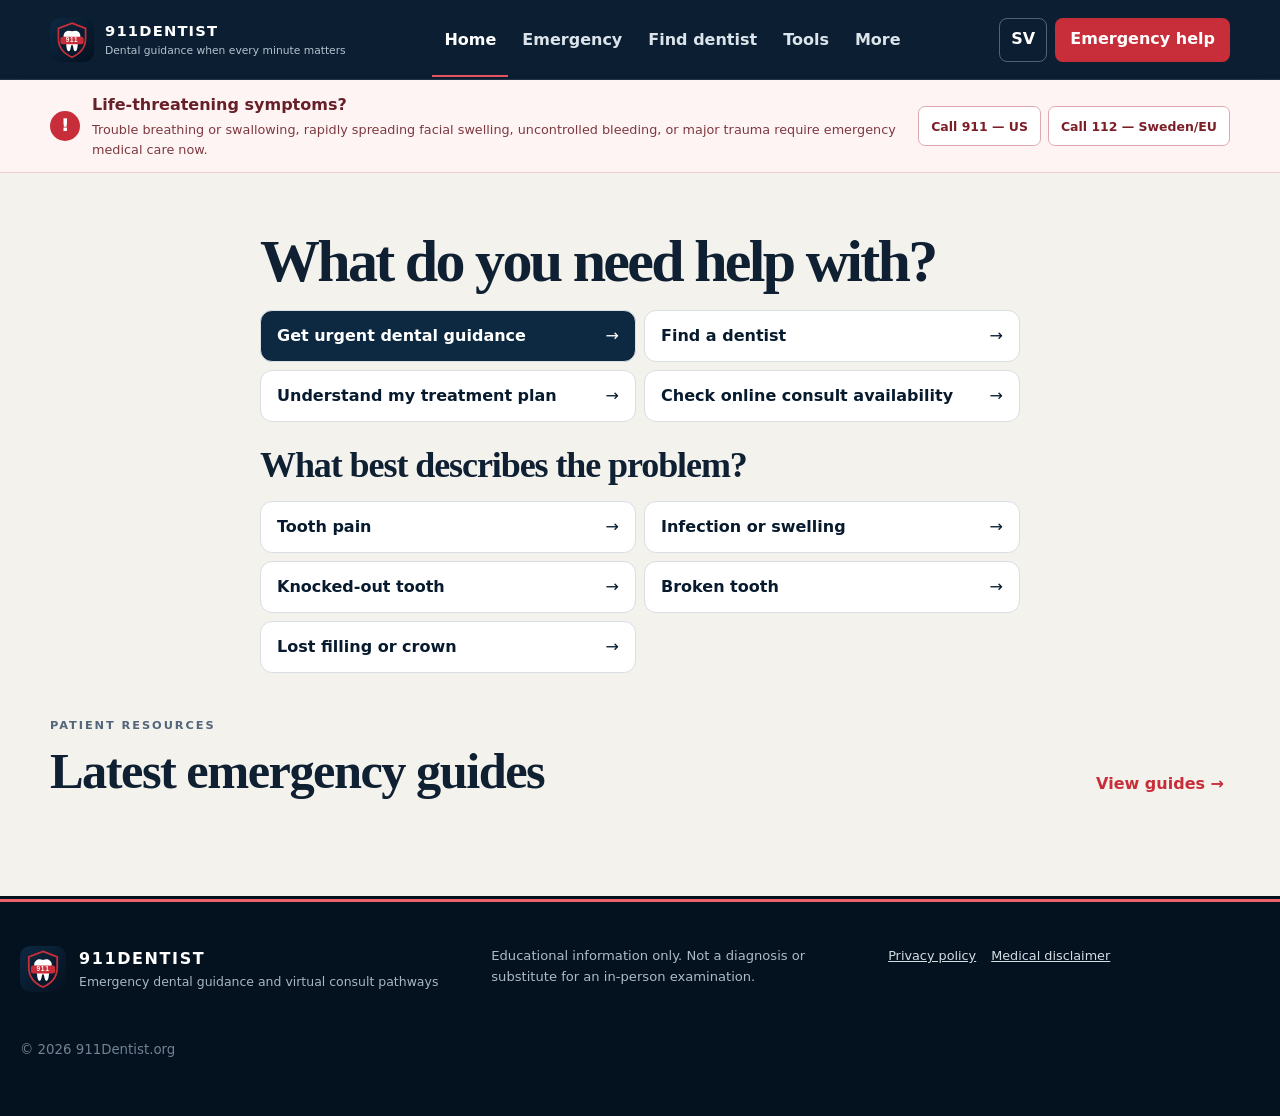
<file: index.html>
<!doctype html>
<html lang="en" dir="ltr">
<head>
  <meta charset="UTF-8">
  <meta name="viewport" content="width=device-width, initial-scale=1, viewport-fit=cover">
  <meta name="theme-color" content="#071a2e">
  <meta name="description" content="Installable access to 911Dentist emergency dental guidance, virtual consults, second opinions, and patient resources.">
  <meta name="robots" content="noindex,follow">
  <meta name="referrer" content="strict-origin-when-cross-origin">
  <meta http-equiv="Content-Security-Policy" content="default-src 'self'; img-src 'self' https://911dentist.org data:; style-src 'self'; script-src 'self'; connect-src 'self' https://911dentist.org; font-src 'self'; object-src 'none'; base-uri 'self'; form-action 'none'; upgrade-insecure-requests">
  <meta property="og:title" content="911Dentist — Emergency Dental Guidance">
  <meta property="og:description" content="Know what to do next when dental pain cannot wait.">
  <meta property="og:type" content="website">
  <link rel="canonical" href="https://911dentist.org/">
  <link rel="manifest" href="manifest.webmanifest">
  <link rel="icon" href="icons/icon.svg" type="image/svg+xml">
  <link rel="apple-touch-icon" sizes="180x180" href="icons/apple-touch-icon.png">
  <link rel="stylesheet" href="styles.css?v=8">
  <title>911Dentist — Emergency Dental Guidance</title>
</head>
<body>
  <a class="skip-link" href="#main" data-i18n="skip">Skip to content</a>

  <header class="site-header">
    <button class="brand" data-view="home" aria-label="911Dentist home">
      <img src="icons/icon.svg" alt="" width="44" height="44">
      <span><b>911DENTIST</b><small data-i18n="brandLine">Dental guidance when every minute matters</small></span>
    </button>
    <nav class="desktop-nav" aria-label="Primary navigation"></nav>
    <div class="header-actions">
      <button id="languageToggle" class="language-toggle" aria-label="Byt språk till svenska">SV</button>
      <button class="header-help" data-view="emergency" data-i18n="helpNow">Emergency help</button>
    </div>
  </header>

  <main id="main" tabindex="-1">
    <section id="home" class="view active" aria-labelledby="homeTitle">
      <aside class="critical-banner" aria-labelledby="criticalTitle">
        <div class="section-wrap critical-inner">
          <span class="critical-mark" aria-hidden="true">!</span>
          <div>
            <b id="criticalTitle" data-i18n="criticalTitle">Life-threatening symptoms?</b>
            <p data-i18n="criticalCopy">Trouble breathing or swallowing, rapidly spreading facial swelling, uncontrolled bleeding, or major trauma require emergency medical care now.</p>
          </div>
          <div class="emergency-numbers">
            <a href="tel:911" data-i18n="call911">Call 911 — US</a>
            <a href="tel:112" data-i18n="call112">Call 112 — Sweden/EU</a>
          </div>
        </div>
      </aside>

      <div class="section-wrap home-tasks">
        <h1 id="homeTitle" data-i18n="heroTitle">What do you need help with?</h1>
        <div class="task-list">
          <button data-view="emergency"><b data-i18n="urgentTask">Get urgent dental guidance</b><span aria-hidden="true">→</span></button>
          <button data-view="find"><b data-i18n="findDentist">Find a dentist</b><span aria-hidden="true">→</span></button>
          <button data-view="tools"><b data-i18n="planTask">Understand my treatment plan</b><span aria-hidden="true">→</span></button>
          <button data-view="consult"><b data-i18n="consultOptions">Check online consult availability</b><span aria-hidden="true">→</span></button>
        </div>
        <h2 data-i18n="decisionTitle">What best describes the problem?</h2>
        <div class="task-list">
          <a href="https://911dentist.org/tooth-pain/"><b data-i18n="toothPain">Tooth pain</b><span aria-hidden="true">→</span></a>
          <a href="https://911dentist.org/tooth-infection/"><b data-i18n="infectionSwelling">Infection or swelling</b><span aria-hidden="true">→</span></a>
          <a href="https://911dentist.org/knocked-out-tooth/"><b data-i18n="knockedOut">Knocked-out tooth</b><span aria-hidden="true">→</span></a>
          <a href="https://911dentist.org/broken-tooth/"><b data-i18n="brokenOnly">Broken tooth</b><span aria-hidden="true">→</span></a>
          <a href="https://911dentist.org/lost-filling-or-crown/"><b data-i18n="lostFilling">Lost filling or crown</b><span aria-hidden="true">→</span></a>
        </div>
      </div>

      <section class="section-wrap guide-preview" aria-labelledby="latestTitle">
        <div class="section-heading">
          <div><p class="eyebrow" data-i18n="patientResources">PATIENT RESOURCES</p><h2 id="latestTitle" data-i18n="latestGuides">Latest emergency guides</h2></div>
          <button class="text-button" data-view="guides"><span data-i18n="viewGuides">View guides</span> →</button>
        </div>
        <div id="featuredGuides" class="guide-grid" aria-live="polite"></div>
      </section>
    </section>

    <section id="emergency" class="view section-wrap page-view" aria-labelledby="emergencyTitle">
      <p class="eyebrow red" data-i18n="safetyFirst">SAFETY FIRST</p>
      <h1 id="emergencyTitle" data-i18n="emergencyTitle">Is this a dental emergency?</h1>
      <p class="lead narrow" data-i18n="emergencyIntro">Use these general warning signs to choose your next step. This information does not diagnose your condition.</p>

      <div class="danger-card">
        <span class="critical-mark large" aria-hidden="true">!</span>
        <div><h2 data-i18n="getMedicalHelp">Get emergency medical help now</h2><p data-i18n="getMedicalHelpCopy">Call emergency services or go to the nearest emergency department for breathing or swallowing difficulty, facial swelling affecting the airway, uncontrolled bleeding, major facial trauma, or symptoms that feel life-threatening.</p></div>
        <div class="emergency-numbers vertical"><a href="tel:911" data-i18n="call911">Call 911 — US</a><a href="tel:112" data-i18n="call112">Call 112 — Sweden/EU</a></div>
      </div>

      <div class="section-heading page-heading"><div><p class="eyebrow" data-i18n="dentalNextStep">DENTAL NEXT STEP</p><h2 data-i18n="chooseSituation">Choose the closest situation</h2></div></div>
      <div class="condition-grid">
        <a href="https://911dentist.org/tooth-pain/" target="_blank" rel="noopener"><h3 data-i18n="toothPain">Tooth pain</h3><p data-i18n="toothPainCopy">Severe, persistent, throbbing, or night pain.</p><b><span data-i18n="readGuide">Read guide</span> →</b></a>
        <a href="https://911dentist.org/tooth-infection/" target="_blank" rel="noopener"><h3 data-i18n="infectionSwelling">Infection or swelling</h3><p data-i18n="infectionSwellingCopy">Swelling, drainage, fever, bad taste, or worsening pain.</p><b><span data-i18n="readGuide">Read guide</span> →</b></a>
        <a href="https://911dentist.org/broken-tooth/" target="_blank" rel="noopener"><h3 data-i18n="brokenTrauma">Broken tooth or trauma</h3><p data-i18n="brokenTraumaCopy">Cracks and fractures.</p><b><span data-i18n="readGuide">Read guide</span> →</b></a>
        <a href="https://911dentist.org/lost-filling-or-crown/" target="_blank" rel="noopener"><h3 data-i18n="lostFilling">Lost filling or crown</h3><p data-i18n="lostFillingCopy">A missing restoration, sensitivity, or sharp edge.</p><b><span data-i18n="readGuide">Read guide</span> →</b></a>
        <a href="https://911dentist.org/knocked-out-tooth/"><h3 data-i18n="knockedOut">Knocked-out tooth</h3><b data-i18n="readGuide">Read guide</b></a>
      </div>

      <section class="temporary-steps" aria-labelledby="temporaryTitle">
        <div><p class="eyebrow light" data-i18n="untilCare">UNTIL YOU RECEIVE CARE</p><h2 id="temporaryTitle" data-i18n="temporaryTitle">General temporary steps</h2></div>
        <ol>
          <li><span>1</span><p data-i18n="stepRinse">Rinse gently with warm water.</p></li>
          <li><span>2</span><p data-i18n="stepChew">Avoid chewing on the affected side.</p></li>
          <li><span>3</span><p data-i18n="stepCold">Use a cold compress on the outside of the face for swelling.</p></li>
          <li><span>4</span><p data-i18n="stepAspirin">Do not place aspirin directly on the tooth or gums.</p></li>
        </ol>
        <p class="safety-note" data-i18n="temporaryDisclaimer">These are temporary educational measures, not treatment. Do not delay urgent professional care.</p>
      </section>

      <div class="center-actions">
        <button class="button primary" data-view="find" data-i18n="findDentist">Find a dentist</button>
        <button class="button secondary" data-view="guides" data-i18n="viewGuides">View guides</button>
        <button class="button secondary" data-view="consult" data-i18n="consultOptions">Check online consult availability</button>
      </div>
    </section>

    <section id="consult" class="view section-wrap page-view" aria-labelledby="consultTitle">
      <p class="eyebrow red" data-i18n="professionalGuidance">PROFESSIONAL GUIDANCE</p>
      <h1 id="consultTitle" data-i18n="consultTitle">Check online consult availability</h1>
      <p class="lead narrow" data-i18n="consultIntro">Enter your U.S. ZIP code on 911Dentist.org to check whether a dentist licensed in your state is available.</p>

      <div class="pricing-grid service-grid">
        <article class="price-card">
          <h2 data-i18n="simpleConsult">Dentist Video Review</h2>
          <p class="price">$69 <small data-i18n="oneTime">one-time</small></p>
          <p data-i18n="simpleIntro">Get a recorded review from a dentist for a non-urgent question.</p>
          <a class="button secondary full" href="https://911dentist.org/secure-your-consultation/#vd-simple-consult" data-i18n="viewSimple">Check recorded review availability</a>
        </article>
        <article class="price-card">
          <h2 data-i18n="liveConsult">Live Video Consult</h2>
          <p class="price">$149 <small data-i18n="oneTime">one-time</small></p>
          <p data-i18n="liveIntro">Speak with a dentist in a live video appointment.</p>
          <a class="button primary full" href="https://911dentist.org/secure-your-consultation/#vd-video-consult" data-i18n="viewLive">Check live consult availability</a>
        </article>
        <article class="price-card">
          <h2 data-i18n="xraySecondOpinion">X-ray Second Opinion</h2>
          <p class="price">$29 <small data-i18n="oneTime">one-time</small></p>
          <p data-i18n="xraySecondIntro">Ask a dentist to review your dental X-ray and your first dentist’s diagnosis or treatment plan.</p>
          <a class="button secondary full" href="https://911dentist.org/secure-your-consultation/#vd-priority-second-opinion" data-i18n="viewXraySecond">Check second-opinion availability</a>
        </article>
      </div>
      <p class="handoff-note" data-i18n="secureHandoffCopy">Eligibility, intake, and payment are handled on 911Dentist.org.</p>
    </section>

    <section id="find" class="view section-wrap page-view" aria-labelledby="findTitle">
      <h1 id="findTitle" data-i18n="findDentist">Find a dentist</h1>
      <p class="lead" data-i18n="directoryCopy">Search by ZIP code. The directory includes listings in California, Colorado, Arizona, and Texas. Call the practice to confirm availability.</p>
      <div class="button-row">
        <a class="button primary" href="https://911dentist.org/los-angeles-dentist-directory/" data-i18n="openDirectory">Search the dentist directory</a>
        <a class="button secondary" href="https://911dentist.org/how-to-find-a-dentist-in-your-area/" data-i18n="noListing">What if there is no listing?</a>
      </div>
    </section>

    <section id="tools" class="view section-wrap page-view" aria-labelledby="toolsTitle">
      <h1 id="toolsTitle" data-i18n="freeTools">Free dental tools</h1>
      <p class="lead" data-i18n="toolsCopy">These tools open in English on 911Dentist.org. Cost estimates are for the U.S.</p>
      <div class="task-list">
          <a href="https://911dentist.org/dental-treatment-plan-decoder/"><b data-i18n="planDecoder">Decode a treatment plan</b><span aria-hidden="true">→</span></a>
          <a href="https://911dentist.org/dental-xray-decoder/"><b data-i18n="xrayTool">Understand your X-ray type</b><span aria-hidden="true">→</span></a>
          <a href="https://911dentist.org/dental-cost-estimator/"><b data-i18n="costTool">Estimate dental costs</b><span aria-hidden="true">→</span></a>
          <a href="https://911dentist.org/dental-cost-estimator/#insurance"><b data-i18n="insuranceTool">Estimate costs with insurance</b><span aria-hidden="true">→</span></a>
          <a href="https://911dentist.org/dental-second-opinion/"><b data-i18n="secondGuide">Read the second-opinion guide</b><span aria-hidden="true">→</span></a>
        </div>
      <div class="button-row">
        <a class="button secondary" href="#consult" data-view="consult" data-i18n="exploreXraySecond">See the paid X-ray second opinion</a>
      </div>
    </section>

    <section id="guides" class="view section-wrap page-view" aria-labelledby="guidesTitle">
      <p class="eyebrow red" data-i18n="learnPrepare">LEARN & PREPARE</p>
      <h1 id="guidesTitle" data-i18n="guidesTitle">Dental emergency guides</h1>
      <p class="lead narrow" data-i18n="guidesIntro">Search recent public articles from 911Dentist.org. Articles currently open in English; the app navigation and safety information are available in English and Swedish.</p>
      <div class="button-row"><a class="button secondary" href="https://911dentist.org/blog/" data-i18n="visitBlog">Browse all guides in English</a></div>
      <label id="guideSearchRow" class="search"><span class="sr-only" data-i18n="searchGuides">Search recent guides</span><input id="guideSearch" type="search" placeholder="Search recent guides" data-i18n-placeholder="searchGuides" autocomplete="off"><span aria-hidden="true"></span></label>
      <div id="guideGrid" class="guide-grid full-grid" aria-live="polite"></div>
      <p id="guideNotice" class="notice" role="status" hidden data-i18n="guidesUnavailable">Recent guides are temporarily unavailable here.</p>
    </section>

    <section id="more" class="view section-wrap page-view" aria-labelledby="moreTitle">
      <p class="eyebrow red" data-i18n="accountInfo">ACCOUNT & INFORMATION</p>
      <h1 id="moreTitle">911Dentist</h1>
      <div class="about-card"><img src="icons/icon.svg" alt="" width="72" height="72"><div><h2 data-i18n="aboutTitle">Clearer decisions in the first moments of a dental emergency.</h2><p data-i18n="aboutCopy">911Dentist provides safety-first educational guidance and optional pathways to virtual consultation and dental second opinions.</p></div></div>

      <button id="installButton" class="install-card"><span class="install-arrow" aria-hidden="true">↓</span><span><b data-i18n="install">Install 911Dentist</b><small data-i18n="installCopy">Add the app to your phone home screen</small></span><span aria-hidden="true">→</span></button>
      <p id="iosInstall" class="help install-help" hidden data-i18n="iosInstall">On iPhone: tap Share, then Add to Home Screen.</p>

      <div class="link-group">
        <h2 data-i18n="patientAccount">Patient account</h2>
        <div class="link-list">
          <a href="https://911dentist.org/patient-registration/" target="_blank" rel="noopener"><span aria-hidden="true">+</span><b data-i18n="createAccount">Create patient account</b><span aria-hidden="true">→</span></a>
          <a href="https://911dentist.org/login/" target="_blank" rel="noopener"><span aria-hidden="true">•</span><b data-i18n="login">Log in</b><span aria-hidden="true">→</span></a>
        </div>
      </div>

      <div class="link-group">
        <h2 data-i18n="moreInformation">More information</h2>
        <div class="link-list">
          <a href="https://911dentist.org/get-the-dental-emergency-survival-guide/" target="_blank" rel="noopener"><span aria-hidden="true">01</span><b data-i18n="freeGuide">Free Dental Emergency Survival Guide</b><span aria-hidden="true">→</span></a>
          <a href="https://911dentist.org/for-dentists/" target="_blank" rel="noopener"><span aria-hidden="true">02</span><b data-i18n="forDentists">For dentists</b><span aria-hidden="true">→</span></a>
          <a href="https://911dentist.org/about/" target="_blank" rel="noopener"><span aria-hidden="true">03</span><b data-i18n="aboutUs">About 911Dentist</b><span aria-hidden="true">→</span></a>
          <a href="https://911dentist.org/contact/" target="_blank" rel="noopener"><span aria-hidden="true">04</span><b data-i18n="contact">Contact</b><span aria-hidden="true">→</span></a>
          <a href="https://911dentist.org/privacy-policy/" target="_blank" rel="noopener"><span aria-hidden="true">05</span><b data-i18n="privacy">Privacy policy</b><span aria-hidden="true">→</span></a>
          <a href="https://911dentist.org/terms-of-service/" target="_blank" rel="noopener"><span aria-hidden="true">06</span><b data-i18n="terms">Terms of service</b><span aria-hidden="true">→</span></a>
          <a href="https://911dentist.org/medical-educational-disclaimer/" target="_blank" rel="noopener"><span aria-hidden="true">07</span><b data-i18n="disclaimer">Medical disclaimer</b><span aria-hidden="true">→</span></a>
        </div>
      </div>
      <p class="version">911Dentist App · Version 1.0</p>
    </section>
  </main>

  <footer class="site-footer">
    <div class="footer-brand"><img src="icons/icon.svg" alt="" width="46" height="46"><div><b>911DENTIST</b><span data-i18n="footerLine">Emergency dental guidance and virtual consult pathways</span></div></div>
    <p data-i18n="footerDisclaimer">Educational information only. Not a diagnosis or substitute for an in-person examination.</p>
    <div><a href="https://911dentist.org/privacy-policy/" target="_blank" rel="noopener" data-i18n="privacy">Privacy policy</a><a href="https://911dentist.org/medical-educational-disclaimer/" target="_blank" rel="noopener" data-i18n="disclaimer">Medical disclaimer</a></div>
    <small>© 2026 911Dentist.org</small>
  </footer>

  <nav class="mobile-nav" aria-label="Mobile navigation"></nav>
  <div id="toast" class="toast" role="status" aria-live="polite"></div>
  <script src="app.js?v=7" defer></script>
</body>
</html>
</file>
<file: styles.css>
:root{--navy:#071a2e;--navy-2:#0d2942;--navy-3:#123a59;--red:#c82e3a;--red-dark:#9e1f2a;--teal:#167b78;--paper:#f4f2ed;--white:#fff;--ink:#102033;--muted:#5d6c7c;--line:#d8dee3;--soft:#e9eef0;--radius:18px;--shadow:0 20px 60px rgba(7,26,46,.13)}
*{box-sizing:border-box}html{scroll-behavior:smooth}body{margin:0;background:var(--paper);color:var(--ink);font-family:Inter,ui-sans-serif,system-ui,-apple-system,"Segoe UI",Arial,sans-serif;line-height:1.55}button,input{font:inherit}button,a{touch-action:manipulation}a{color:inherit}.skip-link{position:fixed;z-index:200;top:-100px;left:1rem;background:#fff;padding:.75rem 1rem;border:2px solid var(--navy)}.skip-link:focus{top:1rem}.sr-only{position:absolute;width:1px;height:1px;padding:0;margin:-1px;overflow:hidden;clip:rect(0,0,0,0);white-space:nowrap;border:0}
.site-header{height:76px;display:flex;align-items:center;justify-content:space-between;padding:0 max(18px,calc((100vw - 1180px)/2));background:rgba(7,26,46,.98);color:#fff;position:sticky;top:0;z-index:60;border-bottom:1px solid rgba(255,255,255,.1);backdrop-filter:blur(12px)}.brand{border:0;background:none;color:#fff;display:flex;align-items:center;gap:11px;text-align:left;cursor:pointer;padding:0}.brand img{border-radius:10px}.brand b{display:block;font-size:.92rem;letter-spacing:.08em}.brand small{display:none;color:#b5c2cf;font-size:.67rem}.header-actions{display:flex;align-items:center;gap:8px}.language-toggle,.header-help{min-height:44px;border-radius:8px;font-weight:850;cursor:pointer}.language-toggle{min-width:48px;border:1px solid rgba(255,255,255,.3);background:transparent;color:#fff}.header-help{display:none;border:0;background:var(--red);color:#fff;padding:0 15px}.desktop-nav{display:none;gap:2px}.desktop-nav button{color:#dce4eb;background:transparent;border:0;border-bottom:2px solid transparent;padding:26px 12px 23px;cursor:pointer;font-weight:750}.desktop-nav button.active{color:#fff;border-color:#e4545f}
.section-wrap{width:min(1180px,calc(100% - 36px));margin-inline:auto}.view{display:none}.view.active{display:block}.critical-banner{background:#fff4f4;border-bottom:1px solid #efcbd0;color:#672028}.critical-inner{display:grid;grid-template-columns:auto 1fr;gap:12px;align-items:center;padding-block:13px}.critical-inner p{font-size:.8rem;margin:2px 0 0;color:#7d3940}.critical-mark{width:30px;height:30px;display:grid;place-items:center;border-radius:50%;background:var(--red);color:#fff;font-weight:950}.critical-mark.large{width:48px;height:48px;font-size:1.5rem}.emergency-numbers{display:none;gap:7px}.emergency-numbers a{background:#fff;color:#7c1e27;border:1px solid #deaab0;min-height:40px;display:inline-flex;align-items:center;justify-content:center;padding:0 12px;border-radius:7px;text-decoration:none;font-size:.78rem;font-weight:850}.emergency-numbers.vertical{display:flex;flex-direction:column;min-width:170px}
.hero{padding:50px 0 58px;display:grid;gap:34px}.hero-copy{align-self:center}.eyebrow,.panel-label{font-size:.71rem;letter-spacing:.17em;font-weight:900;color:#536579;margin:0 0 9px}.eyebrow.red{color:var(--red)}.eyebrow.light{color:#8ec5c2}h1,h2{font-family:Georgia,"Times New Roman",serif;line-height:1.08;margin:0}h1{font-size:clamp(2.55rem,8vw,5.25rem);letter-spacing:-.045em}h2{font-size:clamp(1.85rem,4.5vw,3.15rem);letter-spacing:-.03em}.lead{font-size:clamp(1rem,2vw,1.22rem);color:#516275;max-width:680px;margin:20px 0 0}.lead.narrow{max-width:780px}.button-row{display:flex;flex-wrap:wrap;gap:10px;margin-top:28px}.button{min-height:50px;display:inline-flex;align-items:center;justify-content:center;gap:18px;border-radius:8px;padding:0 19px;text-decoration:none;border:1px solid transparent;font-weight:850;cursor:pointer}.button.primary{background:var(--red);color:#fff}.button.primary:hover{background:var(--red-dark)}.button.secondary{background:#fff;color:var(--navy);border-color:#c9d1d8}.button.full{width:100%;margin-top:auto}.trust-list{display:flex;flex-wrap:wrap;gap:8px 18px;padding:0;margin:24px 0 0;list-style:none;color:#5c6c7c;font-size:.78rem;font-weight:700}.trust-list li::before{content:"";display:inline-block;width:7px;height:7px;border-radius:50%;background:var(--teal);margin-right:8px}
.decision-panel{background:#fff;border:1px solid #dfe4e7;border-radius:var(--radius);padding:25px;box-shadow:var(--shadow)}.decision-panel h2{font-size:clamp(1.6rem,4vw,2.3rem);margin-bottom:19px}.quick-list{display:grid}.quick-list>a,.quick-list>button{display:grid;grid-template-columns:auto 1fr auto;align-items:center;gap:13px;min-height:78px;border:0;border-top:1px solid #e2e6e9;background:transparent;text-align:left;text-decoration:none;padding:12px 0;cursor:pointer;color:var(--ink)}.quick-list>a:first-child{border-top:0}.quick-list .number{font-size:.68rem;letter-spacing:.1em;color:var(--red);font-weight:900}.quick-list b,.quick-list small{display:block}.quick-list b{font-size:.92rem}.quick-list small{font-size:.76rem;color:#687789;margin-top:2px}.quick-list>a>span:last-child,.quick-list>button>span:last-child{color:var(--red);font-weight:900}
.path-section{background:var(--navy);color:#fff;padding:67px 0}.path-section h2{max-width:680px}.path-grid{display:grid;gap:12px;margin-top:28px}.path-card{min-height:230px;border:1px solid rgba(255,255,255,.15);background:var(--navy-2);color:#fff;text-align:left;padding:23px;border-radius:14px;text-decoration:none;cursor:pointer;display:flex;flex-direction:column;align-items:flex-start}.path-card:hover{border-color:#dc5e67;transform:translateY(-2px)}.line-icon{font-size:.73rem;color:#82bbb8;letter-spacing:.14em;font-weight:900;margin-bottom:38px}.path-card>b{font-family:Georgia,serif;font-size:1.5rem}.path-card p{color:#afbdc9;font-size:.9rem;margin:8px 0 22px}.card-link{color:#fff;font-size:.83rem;font-weight:850;margin-top:auto}
.guide-preview{padding:65px 0 76px}.section-heading{display:flex;align-items:end;justify-content:space-between;gap:20px;margin-bottom:22px}.text-button{border:0;background:none;color:var(--red);font-weight:850;cursor:pointer;white-space:nowrap}.guide-grid{display:grid;grid-template-columns:1fr;gap:16px}.guide-card{background:#fff;border-radius:14px;overflow:hidden;border:1px solid #dfe4e7;box-shadow:0 9px 30px rgba(7,26,46,.06)}.guide-image{aspect-ratio:16/8.7;background:linear-gradient(135deg,var(--navy-3),var(--navy));overflow:hidden;position:relative}.guide-image img{width:100%;height:100%;object-fit:cover}.fallback-mark{position:absolute;inset:0;display:grid;place-items:center;color:#fff;font-family:Georgia,serif;font-size:2.5rem;font-weight:900}.guide-body{padding:18px}.guide-body small{display:block;color:var(--red);font-size:.68rem;font-weight:850;letter-spacing:.08em;text-transform:uppercase}.guide-body h3{font-family:Georgia,serif;font-size:1.24rem;line-height:1.18;margin:7px 0}.guide-body p{color:#647384;font-size:.84rem;margin:0;display:-webkit-box;-webkit-line-clamp:2;-webkit-box-orient:vertical;overflow:hidden}.guide-body a{display:inline-block;color:var(--red);font-weight:850;text-decoration:none;margin-top:14px}.skeleton{min-height:310px;border-radius:14px;background:linear-gradient(90deg,#fff,#e9edef,#fff);background-size:200% 100%;animation:shimmer 1.4s infinite}@keyframes shimmer{to{background-position:-200% 0}}.empty-state{grid-column:1/-1;background:#fff;border:1px solid var(--line);padding:28px;border-radius:12px;color:var(--muted)}
.privacy-strip,.handoff-card{background:#e5efee;border:1px solid #c4d9d7;border-radius:14px;padding:23px;display:flex;gap:17px;align-items:flex-start;margin-bottom:76px}.privacy-strip b,.handoff-card b{display:block}.privacy-strip p,.handoff-card p{margin:5px 0 0;color:#526d6b;font-size:.88rem}.privacy-mark{width:30px;height:37px;flex:0 0 30px;border:3px solid var(--teal);border-radius:5px;position:relative;margin-top:4px}.privacy-mark::before{content:"";position:absolute;width:16px;height:13px;border:3px solid var(--teal);border-bottom:0;border-radius:10px 10px 0 0;left:4px;top:-12px}
.page-view{padding-top:55px;padding-bottom:105px;min-height:calc(100vh - 76px)}.page-view>h1{font-size:clamp(2.55rem,7vw,4.8rem);max-width:900px}.danger-card{display:grid;gap:16px;align-items:center;background:#fff3f3;border:1px solid #e7bcc1;border-left:5px solid var(--red);border-radius:13px;padding:23px;margin-top:32px}.danger-card h2{font-size:1.65rem}.danger-card p{margin:7px 0 0;color:#713d43;font-size:.9rem}.page-heading{margin-top:48px}.condition-grid{display:grid;gap:13px}.condition-grid a{background:#fff;border:1px solid var(--line);border-radius:13px;min-height:220px;padding:22px;text-decoration:none;display:flex;flex-direction:column}.condition-grid a>span{color:var(--red);font-size:.7rem;font-weight:900;letter-spacing:.12em}.condition-grid h3{font-family:Georgia,serif;font-size:1.45rem;line-height:1.15;margin:27px 0 8px}.condition-grid p{font-size:.88rem;color:#667687;margin:0}.condition-grid b{color:var(--red);font-size:.8rem;margin-top:auto;padding-top:18px}.temporary-steps{background:var(--navy);color:#fff;border-radius:16px;padding:26px;margin-top:25px}.temporary-steps h2{font-size:2rem}.temporary-steps ol{padding:0;margin:25px 0;list-style:none;display:grid;gap:10px}.temporary-steps li{display:flex;align-items:center;gap:13px;border-top:1px solid rgba(255,255,255,.14);padding-top:10px}.temporary-steps li span{width:28px;height:28px;display:grid;place-items:center;border-radius:50%;background:var(--teal);font-size:.72rem;font-weight:900}.temporary-steps li p{margin:0;color:#d8e1e8}.safety-note{color:#aebcc8;font-size:.8rem;border-top:1px solid rgba(255,255,255,.14);padding-top:17px}.center-actions{display:flex;flex-wrap:wrap;justify-content:center;gap:10px;margin-top:27px}
.pricing-grid{display:grid;gap:15px;margin-top:35px}.price-card{background:#fff;border:1px solid var(--line);border-radius:15px;padding:25px;display:flex;flex-direction:column;min-height:550px}.price-card.featured{border:2px solid var(--red);box-shadow:var(--shadow)}.price-card.snapshot{border-top:5px solid var(--teal)}.price-label{font-size:.66rem;letter-spacing:.14em;font-weight:900;color:var(--red);margin:0 0 17px}.price-card.snapshot .price-label{color:var(--teal)}.price-card h2{font-size:1.75rem}.price{font-size:3.3rem;font-family:Georgia,serif;line-height:1;margin:23px 0 18px}.price>span{font-size:1.1rem;vertical-align:top}.price small{font-family:Inter,system-ui,sans-serif;font-size:.75rem;color:#657486}.price-card>p:not(.price):not(.price-label){color:#5d6d7e;font-size:.9rem}.price-card ul{padding:18px 0 20px;margin:8px 0 22px;list-style:none;border-top:1px solid #e3e7ea}.price-card li{font-size:.84rem;padding:7px 0 7px 24px;position:relative}.price-card li::before{content:"";position:absolute;left:0;top:13px;width:9px;height:5px;border-left:2px solid var(--teal);border-bottom:2px solid var(--teal);transform:rotate(-45deg)}.handoff-card{margin-top:23px;margin-bottom:0}
.search{display:flex;align-items:center;background:#fff;border:1px solid #cbd4db;border-radius:10px;padding-right:16px;margin:28px 0 22px;max-width:650px}.search:focus-within{outline:3px solid rgba(22,123,120,.18);border-color:var(--teal)}.search input{width:100%;min-height:52px;border:0;background:transparent;padding:0 15px;outline:0}.search>span:last-child{width:15px;height:15px;border:2px solid var(--muted);border-radius:50%;position:relative}.search>span:last-child::after{content:"";position:absolute;width:7px;height:2px;background:var(--muted);right:-5px;bottom:-3px;transform:rotate(45deg)}.full-grid{margin-top:4px}.notice{background:#fff;border:1px solid var(--line);padding:22px;border-radius:12px;margin-top:20px}.notice .button{margin-top:8px}
.about-card{display:grid;gap:20px;background:#fff;border:1px solid var(--line);border-radius:15px;padding:24px;margin:26px 0 15px}.about-card img{border-radius:14px}.about-card h2{font-size:1.65rem}.about-card p{margin:8px 0 0;color:#607183}.install-card,.link-list a{width:100%;min-height:66px;background:#fff;border:1px solid var(--line);border-radius:11px;padding:12px 16px;text-decoration:none;display:flex;align-items:center;gap:14px;text-align:left;cursor:pointer}.install-card{color:#fff;background:var(--navy);margin:12px 0}.install-card span:nth-child(2){flex:1}.install-card b,.install-card small{display:block}.install-card small{color:#a9b8c5}.install-arrow{font-size:1.4rem;color:#8fc8c4}.install-help{background:#e5efee;padding:13px;border-radius:8px}.link-group{margin-top:35px}.link-group h2{font-size:1.55rem;margin-bottom:12px}.link-list{display:grid;gap:8px}.link-list a>span:first-child{color:var(--red);font-size:.7rem;font-weight:900}.link-list a b{flex:1}.version{text-align:center;color:#738191;font-size:.76rem;margin-top:35px}
.site-footer{background:#04111f;color:#fff;padding:50px 20px 105px;text-align:center}.footer-brand{display:flex;justify-content:center;align-items:center;gap:13px}.footer-brand img{border-radius:10px}.footer-brand b,.footer-brand span{display:block}.footer-brand b{letter-spacing:.1em}.footer-brand span{color:#a8b7c4;font-size:.78rem}.site-footer p{color:#aebbc6;font-size:.82rem;max-width:620px;margin:20px auto}.site-footer>div:nth-of-type(2){display:flex;justify-content:center;gap:15px;flex-wrap:wrap}.site-footer a{color:#d4dde4;font-size:.8rem}.site-footer small{display:block;color:#718292;margin-top:23px}.mobile-nav{position:fixed;z-index:50;bottom:0;left:0;right:0;display:grid;grid-template-columns:repeat(5,1fr);background:rgba(255,255,255,.98);border-top:1px solid #d3dbe1;padding:5px max(3px,env(safe-area-inset-right)) calc(5px + env(safe-area-inset-bottom)) max(3px,env(safe-area-inset-left));box-shadow:0 -8px 25px rgba(7,26,46,.09)}.mobile-nav button{min-height:56px;border:0;background:transparent;color:#657486;font-size:.63rem;font-weight:750;display:flex;flex-direction:column;align-items:center;justify-content:center;gap:2px;cursor:pointer}.mobile-nav svg{width:20px;height:20px;fill:none;stroke:currentColor;stroke-width:1.8;stroke-linecap:round;stroke-linejoin:round}.mobile-nav button.active{color:var(--red)}.toast{position:fixed;z-index:100;left:50%;bottom:90px;transform:translate(-50%,30px);background:var(--navy);color:#fff;padding:10px 15px;border-radius:8px;opacity:0;pointer-events:none;transition:.2s}.toast.show{opacity:1;transform:translate(-50%,0)}
:focus-visible{outline:3px solid #ef626c;outline-offset:3px}
@media(min-width:650px){.brand small{display:block}.emergency-numbers{display:flex}.critical-inner{grid-template-columns:auto 1fr auto}.guide-grid,.condition-grid{grid-template-columns:repeat(2,1fr)}.path-grid{grid-template-columns:repeat(3,1fr)}.about-card{grid-template-columns:auto 1fr;align-items:start}.danger-card{grid-template-columns:auto 1fr auto}.temporary-steps{padding:35px}.temporary-steps ol{grid-template-columns:repeat(2,1fr)}.pricing-grid{grid-template-columns:repeat(2,1fr)}}
@media(min-width:940px){.site-header{height:80px}.desktop-nav{display:flex}.header-help{display:block}.mobile-nav{display:none}.site-footer{padding-bottom:55px}.hero{grid-template-columns:1.03fr .97fr;align-items:center;padding:77px 0 82px}.decision-panel{padding:31px}.guide-grid{grid-template-columns:repeat(3,1fr)}.condition-grid{grid-template-columns:repeat(4,1fr)}.pricing-grid{grid-template-columns:repeat(3,1fr)}.price-card{min-height:575px}.page-view{padding-top:75px}.site-footer{text-align:left;display:grid;grid-template-columns:1.2fr 1fr 1fr;align-items:start;gap:25px}.footer-brand{justify-content:flex-start}.site-footer p{margin:0}.site-footer>div:nth-of-type(2){justify-content:flex-start}.site-footer small{grid-column:1/-1}.full-grid{grid-template-columns:repeat(3,1fr)}}
@media(prefers-reduced-motion:reduce){*{scroll-behavior:auto!important;animation:none!important;transition:none!important}}
.tool-card{margin:26px 0 0;max-width:650px}

/* Patient tasks and service handoffs */
[hidden] { display: none !important; }

:where(a, button, input):focus-visible {
  outline: 3px solid #167b78;
  outline-offset: 3px;
}

.site-header :focus-visible {
  outline-color: #a7e1db;
}

.home-tasks {
  max-width: 760px;
  padding-block: clamp(24px, 5vw, 56px) 12px;
}

.home-tasks h1 {
  font-size: clamp(2rem, 5vw, 3.75rem);
}

.home-tasks h2 {
  margin-top: 32px;
  font-size: clamp(1.5rem, 4vw, 2.25rem);
}

.task-list {
  display: grid;
  gap: 8px;
  max-width: 760px;
  margin-top: 16px;
}

.task-list > :is(a, button) {
  display: flex;
  align-items: center;
  justify-content: space-between;
  gap: 16px;
  min-height: 52px;
  padding: 12px 16px;
  color: var(--navy);
  background: #fff;
  border: 1px solid var(--line);
  border-radius: 12px;
  text-align: left;
  text-decoration: none;
  cursor: pointer;
}

.task-list > :is(a, button):hover {
  border-color: var(--teal);
}

.home-tasks .task-list:first-of-type button:first-child,
.button.primary {
  background: var(--navy-2);
  color: #fff;
}

.button.primary:hover { background: var(--navy-3); }
.task-list + h2, .handoff-note { margin-top: 24px; }
.condition-grid a { min-height: 0; }
.condition-grid h3 { margin-top: 0; }
.guide-preview { padding-top: 32px; }
.section-heading { flex-wrap: wrap; }
.mobile-nav button { min-width: 0; padding-inline: 3px; line-height: 1.2; overflow-wrap: anywhere; }
.mobile-nav button.active { color: var(--navy); background: var(--soft); border-radius: 8px; }
.site-footer { padding-bottom: calc(110px + env(safe-area-inset-bottom)); }
html { scroll-padding-top: 90px; scroll-padding-bottom: calc(85px + env(safe-area-inset-bottom)); }
.service-grid .price-card { min-height: 0; }
.service-grid .price-card .button { margin-top: auto; }

@media (min-width: 720px) {
  .service-grid { grid-template-columns: repeat(2, minmax(0, 1fr)); }
  .task-list { grid-template-columns: repeat(2, minmax(0, 1fr)); }
}

@media (min-width: 940px) {
  .service-grid { grid-template-columns: repeat(3, minmax(0, 1fr)); }
  .site-footer { padding-bottom: 55px; }
}

@media (prefers-reduced-motion: reduce) {
  html { scroll-behavior: auto; }
  .skeleton { animation: none; }
}
</file>
